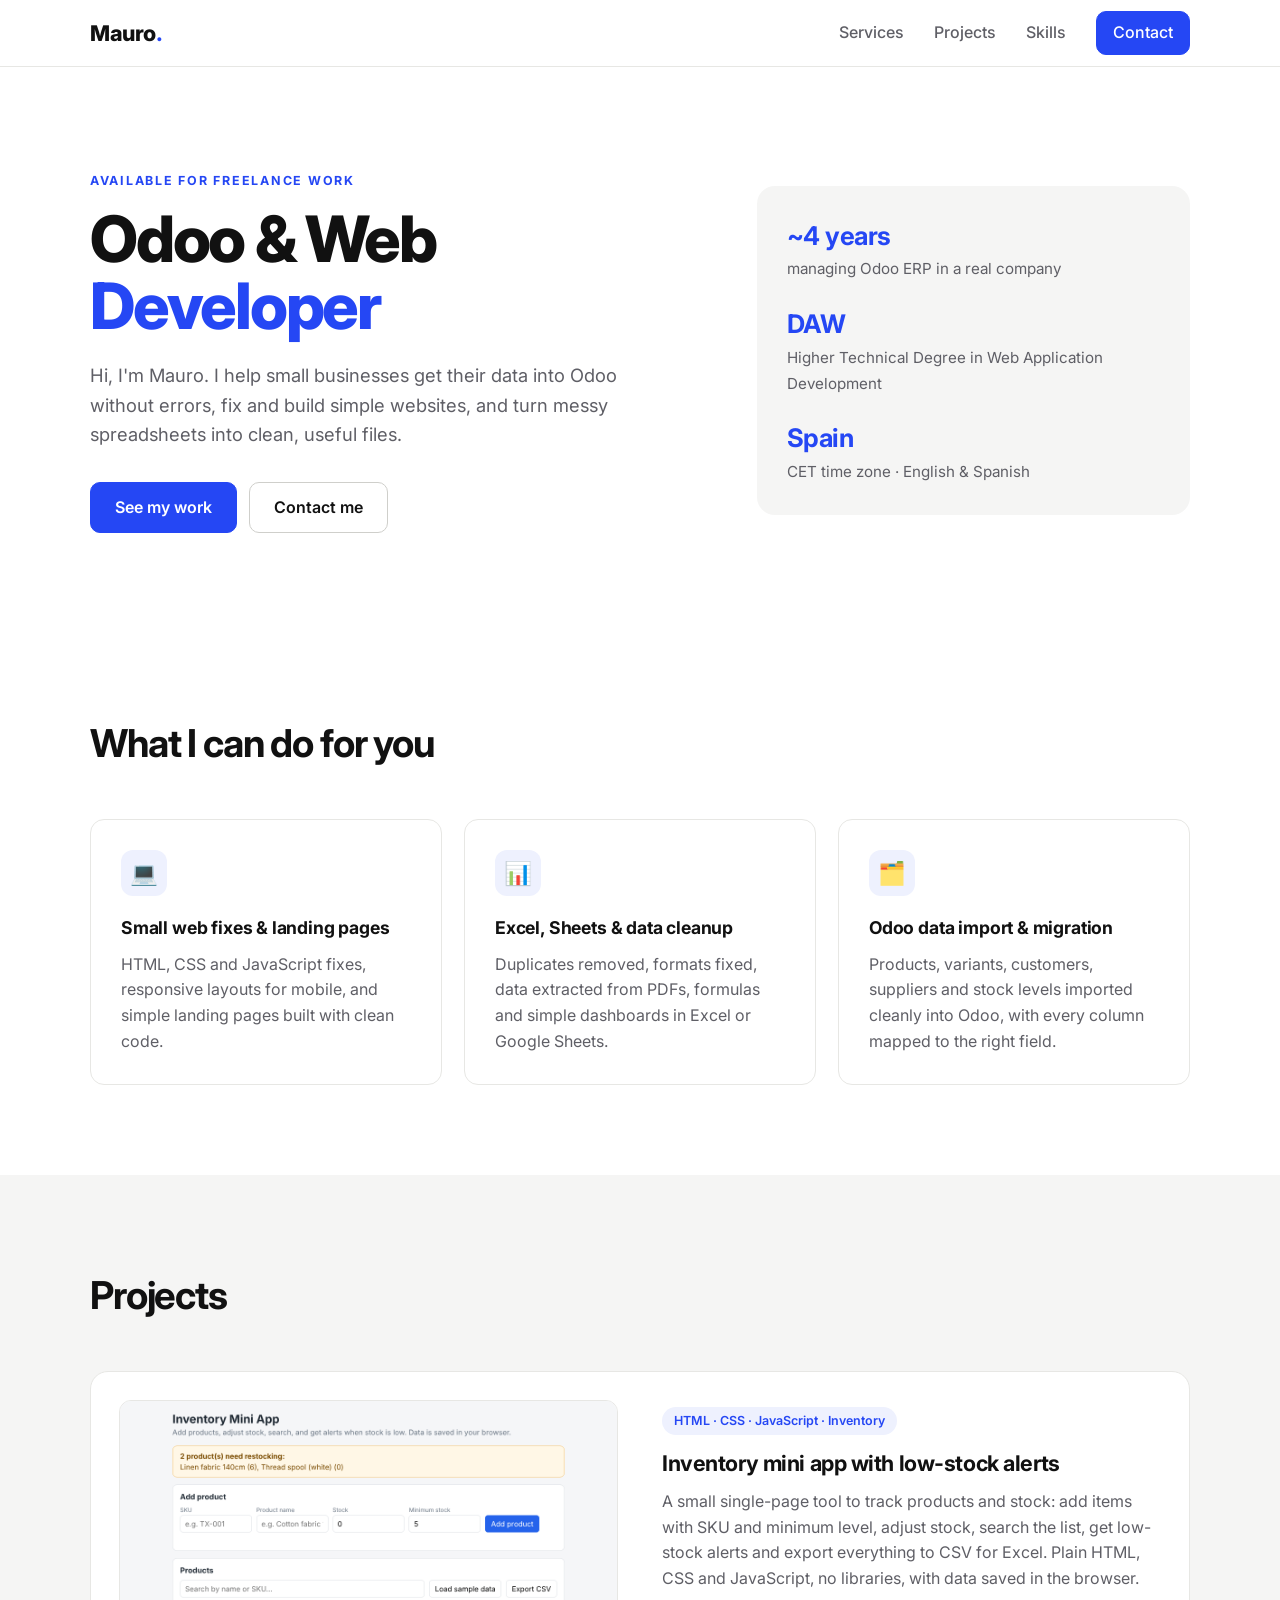
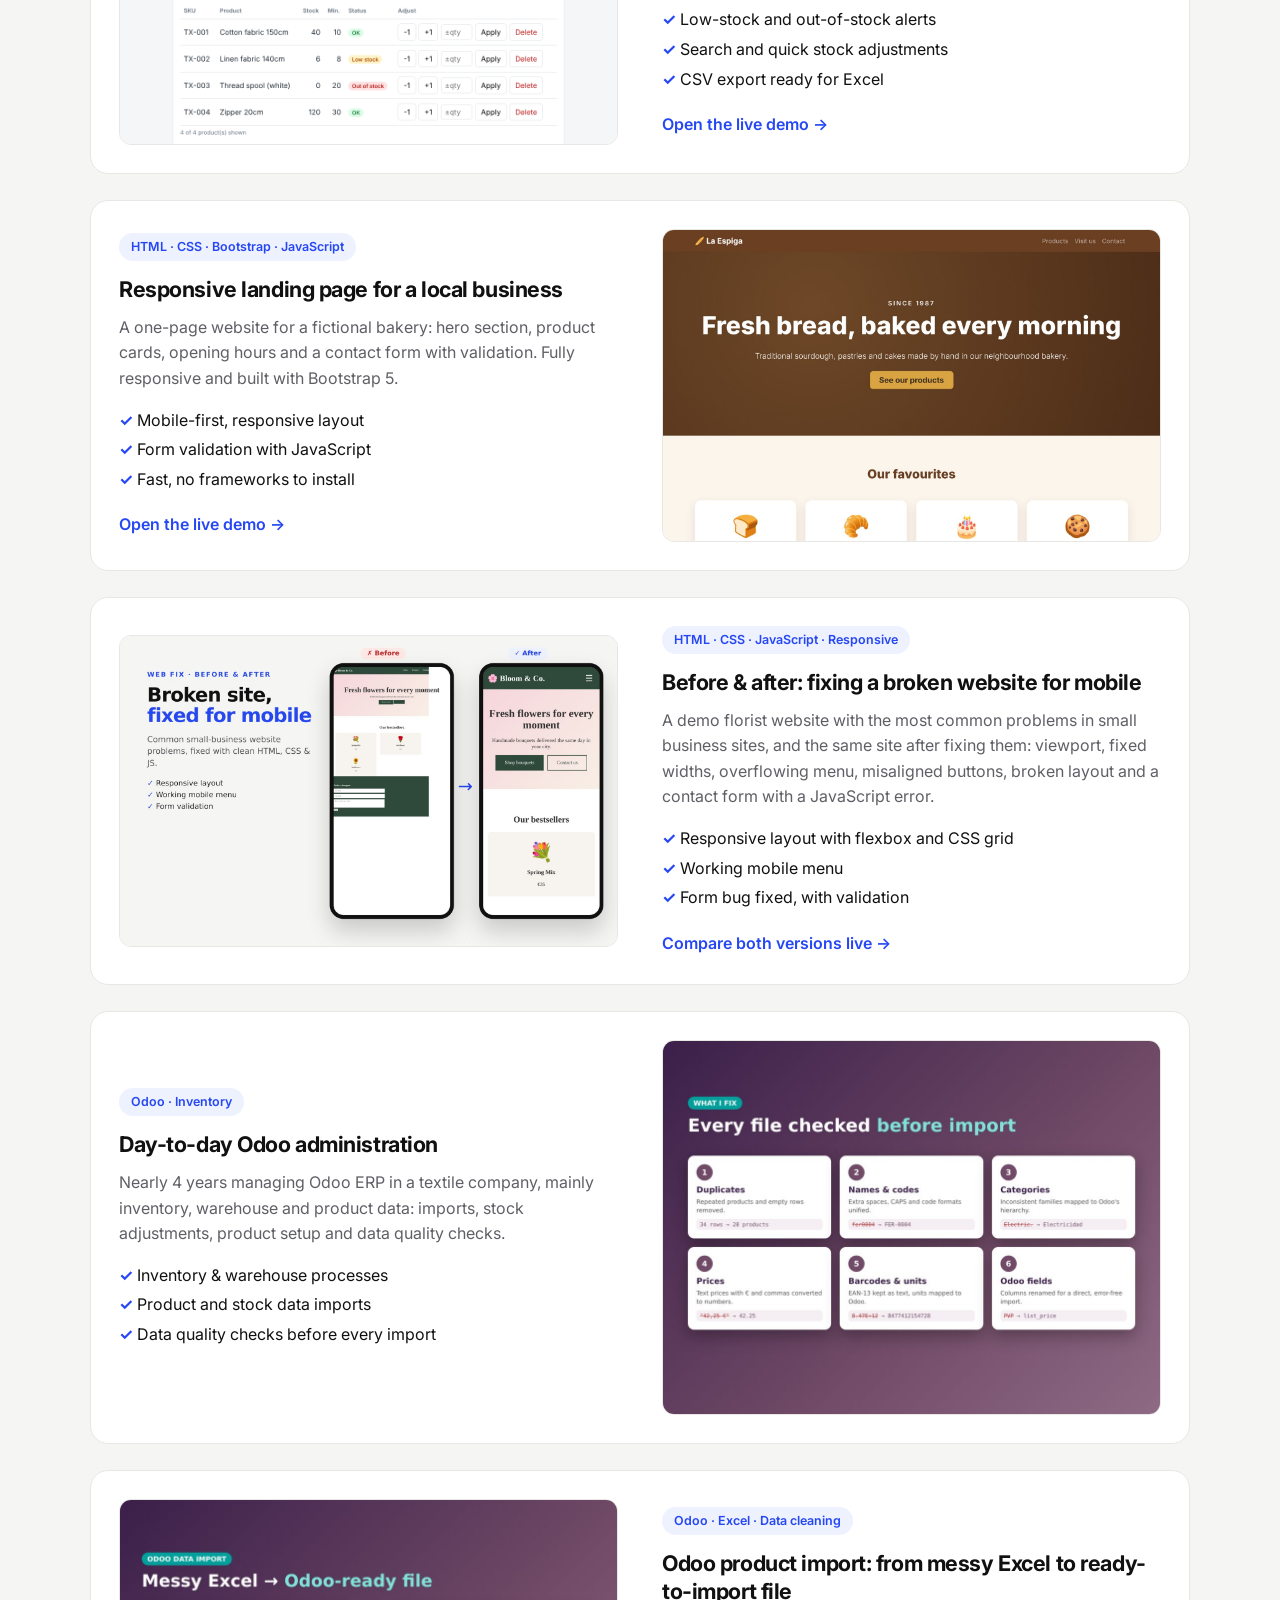
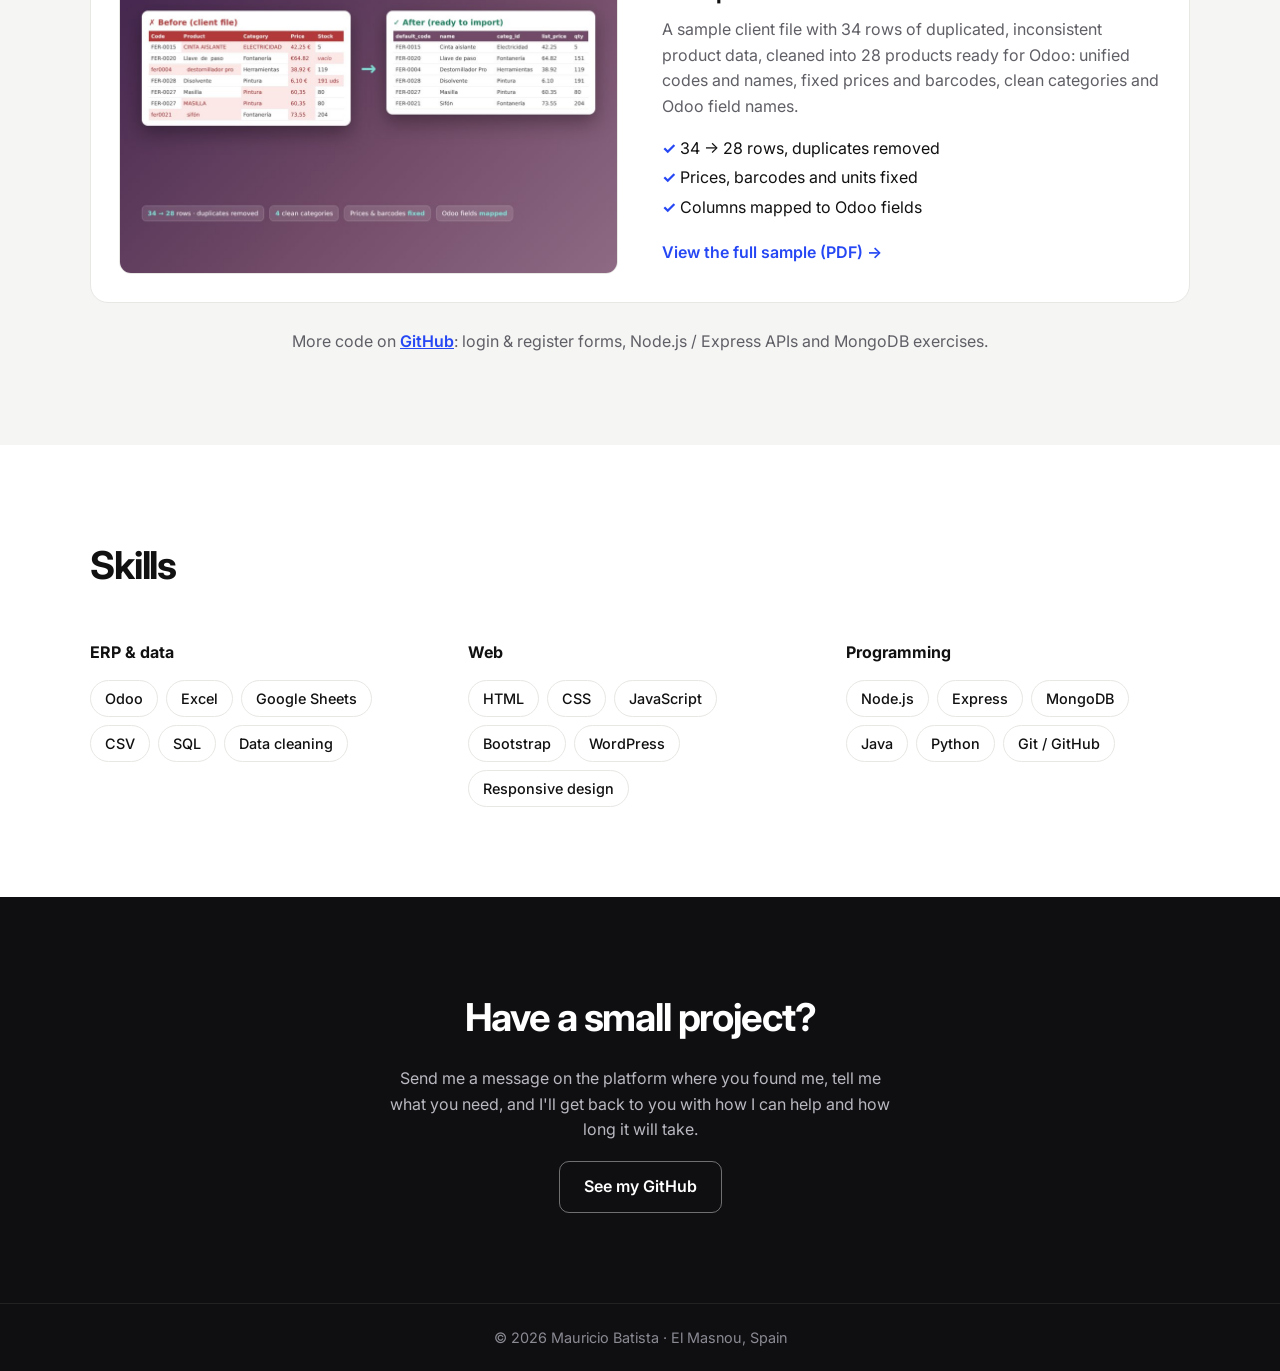
<file: index.html>
<!DOCTYPE html>
<html lang="en">
<head>
  <meta charset="UTF-8">
  <meta name="viewport" content="width=device-width, initial-scale=1.0">
  <title>Mauricio Batista · Odoo & Web Developer</title>
  <meta name="description" content="Odoo data import & migration, small web fixes and Excel/data work. Based in Spain.">
  <link rel="preconnect" href="https://fonts.googleapis.com">
  <link href="https://fonts.googleapis.com/css2?family=Inter:wght@400;500;600;700;800&display=swap" rel="stylesheet">
  <link rel="stylesheet" href="style.css">
</head>
<body>

  <!-- NAVBAR -->
  <header class="nav">
    <div class="container nav-inner">
      <a href="#top" class="logo">Mauro<span>.</span></a>
      <button class="menu-btn" aria-label="Open menu">☰</button>
      <nav class="menu">
        <a href="#services">Services</a>
        <a href="#projects">Projects</a>
        <a href="#skills">Skills</a>
        <a href="#contact" class="btn btn-small">Contact</a>
      </nav>
    </div>
  </header>

  <!-- HERO -->
  <section class="hero" id="top">
    <div class="container hero-inner">
      <div class="hero-text">
        <span class="eyebrow">Available for freelance work</span>
        <h1>Odoo &amp; Web<br><span class="accent">Developer</span></h1>
        <p>Hi, I'm Mauro. I help small businesses get their data into Odoo without errors, fix and build simple websites, and turn messy spreadsheets into clean, useful files.</p>
        <div class="hero-buttons">
          <a href="#projects" class="btn">See my work</a>
          <a href="#contact" class="btn btn-outline">Contact me</a>
        </div>
      </div>
      <div class="hero-card">
        <div class="stat"><strong>~4 years</strong><span>managing Odoo ERP in a real company</span></div>
        <div class="stat"><strong>DAW</strong><span>Higher Technical Degree in Web Application Development</span></div>
        <div class="stat"><strong>Spain</strong><span>CET time zone · English &amp; Spanish</span></div>
      </div>
    </div>
  </section>

  <!-- SERVICES -->
  <section id="services" class="section">
    <div class="container">
      <h2 class="section-title">What I can do for you</h2>
      <div class="grid-3">
        <article class="card">
          <div class="icon">💻</div>
          <h3>Small web fixes &amp; landing pages</h3>
          <p>HTML, CSS and JavaScript fixes, responsive layouts for mobile, and simple landing pages built with clean code.</p>
        </article>
        <article class="card">
          <div class="icon">📊</div>
          <h3>Excel, Sheets &amp; data cleanup</h3>
          <p>Duplicates removed, formats fixed, data extracted from PDFs, formulas and simple dashboards in Excel or Google Sheets.</p>
        </article>
        <article class="card">
          <div class="icon">🗂️</div>
          <h3>Odoo data import &amp; migration</h3>
          <p>Products, variants, customers, suppliers and stock levels imported cleanly into Odoo, with every column mapped to the right field.</p>
        </article>
      </div>
    </div>
  </section>

  <!-- PROJECTS -->
  <section id="projects" class="section section-alt">
    <div class="container">
      <h2 class="section-title">Projects</h2>

      <article class="project">
        <img src="img/inventory-app.png" alt="Inventory mini app showing products, stock levels and low-stock alerts" loading="lazy">
        <div class="project-text">
          <span class="tag">HTML · CSS · JavaScript · Inventory</span>
          <h3>Inventory mini app with low-stock alerts</h3>
          <p>A small single-page tool to track products and stock: add items with SKU and minimum level, adjust stock, search the list, get low-stock alerts and export everything to CSV for Excel. Plain HTML, CSS and JavaScript, no libraries, with data saved in the browser.</p>
          <ul class="checks">
            <li>Low-stock and out-of-stock alerts</li>
            <li>Search and quick stock adjustments</li>
            <li>CSV export ready for Excel</li>
          </ul>
          <a href="inventory-app/" target="_blank" class="link">Open the live demo →</a>
        </div>
      </article>

      <article class="project reverse">
        <img src="img/demo-landing.jpg" alt="Responsive landing page for a bakery built with Bootstrap" loading="lazy">
        <div class="project-text">
          <span class="tag">HTML · CSS · Bootstrap · JavaScript</span>
          <h3>Responsive landing page for a local business</h3>
          <p>A one-page website for a fictional bakery: hero section, product cards, opening hours and a contact form with validation. Fully responsive and built with Bootstrap 5.</p>
          <ul class="checks">
            <li>Mobile-first, responsive layout</li>
            <li>Form validation with JavaScript</li>
            <li>Fast, no frameworks to install</li>
          </ul>
          <a href="demo-landing/" target="_blank" class="link">Open the live demo →</a>
        </div>
      </article>

      <article class="project">
        <img src="img/fix-before-after.jpg" alt="Small business website before and after a mobile fix" loading="lazy">
        <div class="project-text">
          <span class="tag">HTML · CSS · JavaScript · Responsive</span>
          <h3>Before &amp; after: fixing a broken website for mobile</h3>
          <p>A demo florist website with the most common problems in small business sites, and the same site after fixing them: viewport, fixed widths, overflowing menu, misaligned buttons, broken layout and a contact form with a JavaScript error.</p>
          <ul class="checks">
            <li>Responsive layout with flexbox and CSS grid</li>
            <li>Working mobile menu</li>
            <li>Form bug fixed, with validation</li>
          </ul>
          <a href="fix-demo/" target="_blank" class="link">Compare both versions live →</a>
        </div>
      </article>

      <article class="project reverse">
        <img src="img/odoo-fixes.jpg" alt="Checklist of data fixes before an Odoo import" loading="lazy">
        <div class="project-text">
          <span class="tag">Odoo · Inventory</span>
          <h3>Day-to-day Odoo administration</h3>
          <p>Nearly 4 years managing Odoo ERP in a textile company, mainly inventory, warehouse and product data: imports, stock adjustments, product setup and data quality checks.</p>
          <ul class="checks">
            <li>Inventory &amp; warehouse processes</li>
            <li>Product and stock data imports</li>
            <li>Data quality checks before every import</li>
          </ul>
        </div>
      </article>

      <article class="project">
        <img src="img/odoo-before-after.jpg" alt="Messy Excel file converted into an Odoo-ready import file" loading="lazy">
        <div class="project-text">
          <span class="tag">Odoo · Excel · Data cleaning</span>
          <h3>Odoo product import: from messy Excel to ready-to-import file</h3>
          <p>A sample client file with 34 rows of duplicated, inconsistent product data, cleaned into 28 products ready for Odoo: unified codes and names, fixed prices and barcodes, clean categories and Odoo field names.</p>
          <ul class="checks">
            <li>34 → 28 rows, duplicates removed</li>
            <li>Prices, barcodes and units fixed</li>
            <li>Columns mapped to Odoo fields</li>
          </ul>
          <a href="img/Odoo_Data_Cleanup_Sample.pdf" target="_blank" class="link">View the full sample (PDF) →</a>
        </div>
      </article>

      <p class="more">More code on <a href="https://github.com/mauritio98" target="_blank">GitHub</a>: login &amp; register forms, Node.js / Express APIs and MongoDB exercises.</p>
    </div>
  </section>

  <!-- SKILLS -->
  <section id="skills" class="section">
    <div class="container">
      <h2 class="section-title">Skills</h2>
      <div class="skills">
        <div>
          <h3>ERP &amp; data</h3>
          <ul class="pills"><li>Odoo</li><li>Excel</li><li>Google Sheets</li><li>CSV</li><li>SQL</li><li>Data cleaning</li></ul>
        </div>
        <div>
          <h3>Web</h3>
          <ul class="pills"><li>HTML</li><li>CSS</li><li>JavaScript</li><li>Bootstrap</li><li>WordPress</li><li>Responsive design</li></ul>
        </div>
        <div>
          <h3>Programming</h3>
          <ul class="pills"><li>Node.js</li><li>Express</li><li>MongoDB</li><li>Java</li><li>Python</li><li>Git / GitHub</li></ul>
        </div>
      </div>
    </div>
  </section>

  <!-- CONTACT -->
  <section id="contact" class="section contact">
    <div class="container contact-inner">
      <h2>Have a small project?</h2>
      <p>Send me a message on the platform where you found me, tell me what you need, and I'll get back to you with how I can help and how long it will take.</p>
      <div class="hero-buttons">
        <a href="https://github.com/mauritio98" target="_blank" class="btn btn-outline-light">See my GitHub</a>
      </div>
    </div>
  </section>

  <footer class="footer">
    <div class="container">© <span id="year"></span> Mauricio Batista · El Masnou, Spain</div>
  </footer>

  <script src="script.js"></script>
</body>
</html>
</file>
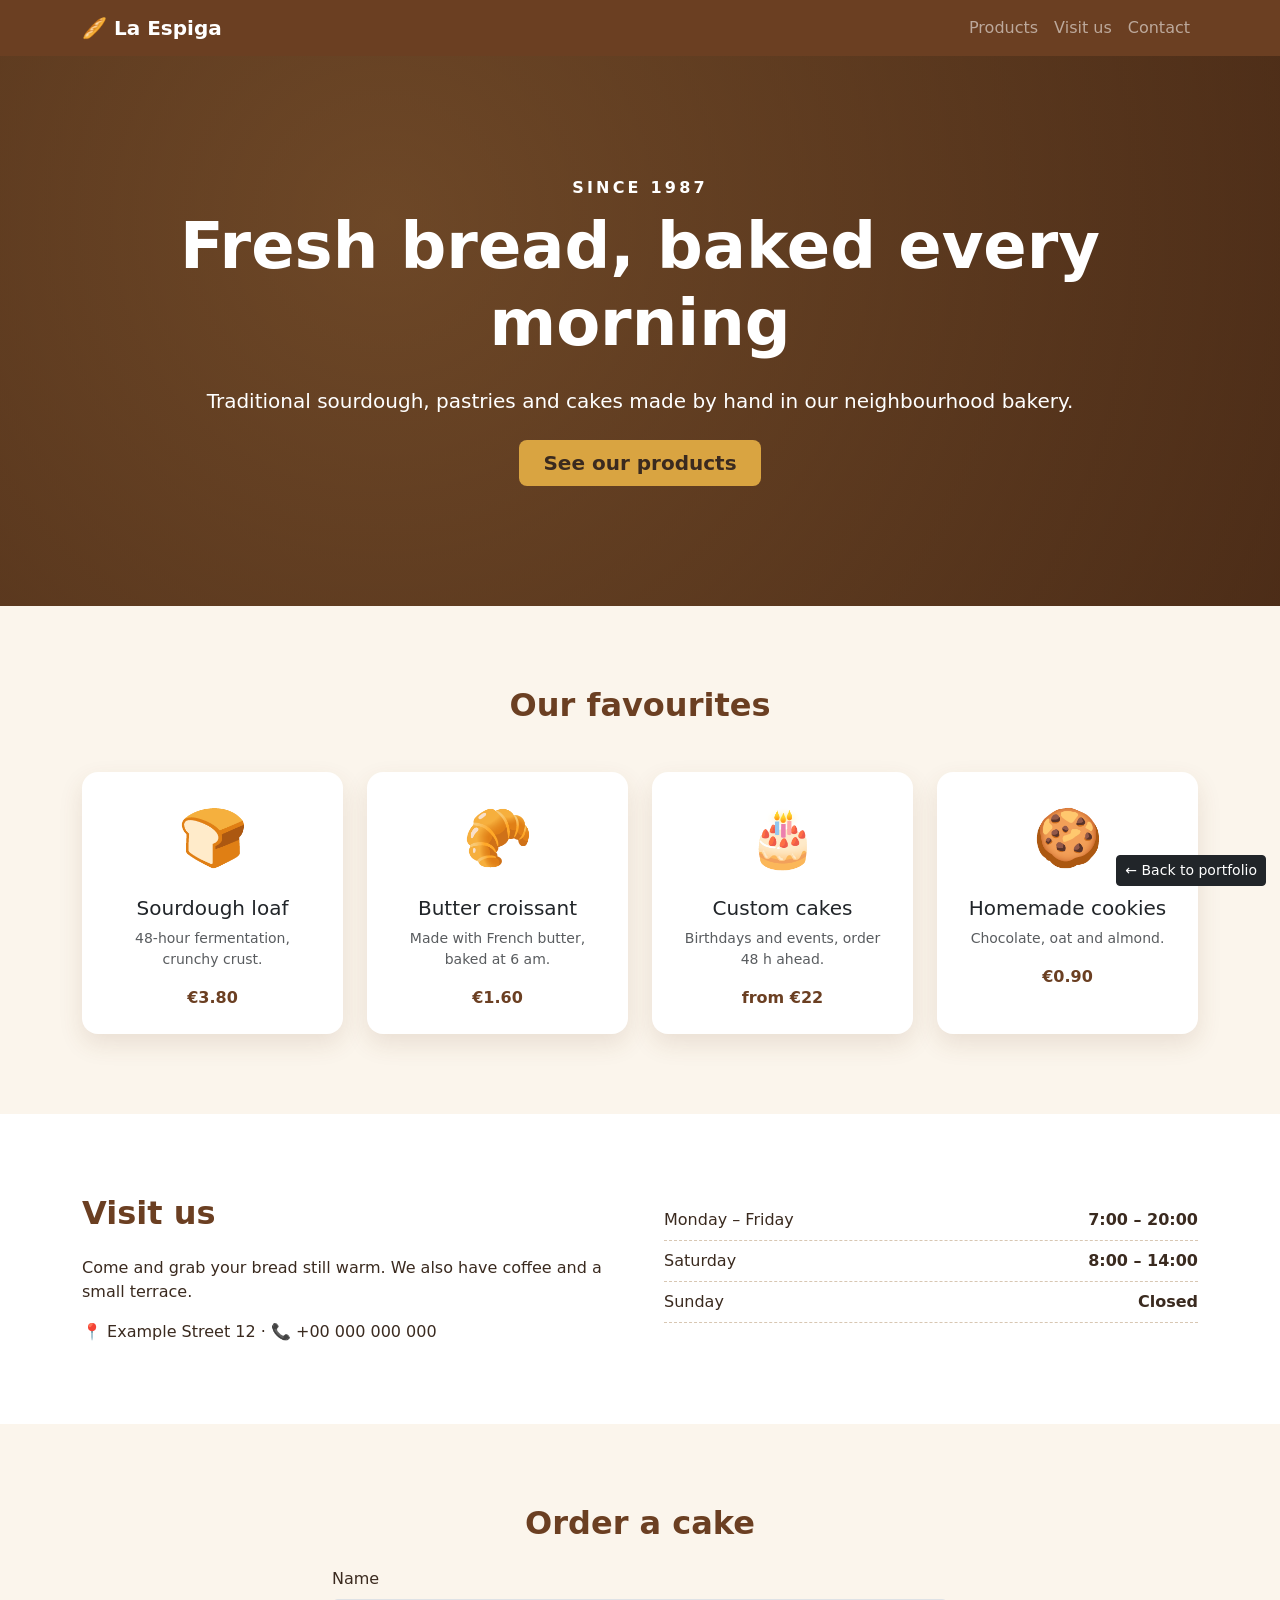
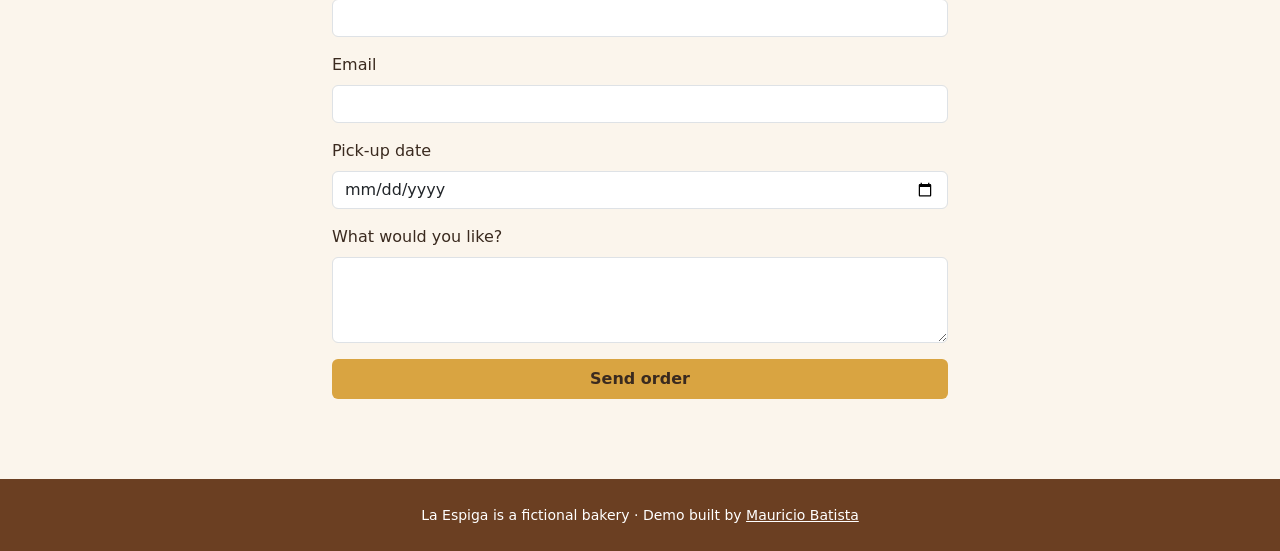
<file: demo-landing/index.html>
<!DOCTYPE html>
<html lang="en">
<head>
  <meta charset="UTF-8">
  <meta name="viewport" content="width=device-width, initial-scale=1.0">
  <title>La Espiga · Artisan Bakery (demo)</title>
  <link href="https://cdn.jsdelivr.net/npm/bootstrap@5.3.3/dist/css/bootstrap.min.css" rel="stylesheet">
  <style>
    :root { --brown: #6b3f22; --cream: #fbf5ec; --gold: #d9a441; }
    body { background: var(--cream); color: #3a2a1f; }
    .navbar { background: var(--brown); }
    .hero {
      background: linear-gradient(rgba(60,35,18,.65), rgba(60,35,18,.65)),
                  radial-gradient(circle at 30% 30%, #c98b4e, #6b3f22);
      color: #fff; padding: 120px 0;
    }
    .hero h1 { font-weight: 800; font-size: clamp(2.4rem, 6vw, 4rem); }
    .btn-gold { background: var(--gold); color: #3a2a1f; font-weight: 700; border: 0; }
    .btn-gold:hover { background: #c79230; }
    .product { border: 0; border-radius: 16px; box-shadow: 0 10px 25px rgba(107,63,34,.12); transition: transform .2s; }
    .product:hover { transform: translateY(-4px); }
    .product .emoji { font-size: 3.5rem; }
    .price { color: var(--brown); font-weight: 800; }
    section { padding: 80px 0; }
    .section-title { color: var(--brown); font-weight: 800; }
    .hours li { display: flex; justify-content: space-between; border-bottom: 1px dashed #d8c7b3; padding: 8px 0; }
    .demo-badge { position: fixed; bottom: 14px; right: 14px; z-index: 99; }
  </style>
</head>
<body>

  <nav class="navbar navbar-expand-md navbar-dark sticky-top">
    <div class="container">
      <a class="navbar-brand fw-bold" href="#">🥖 La Espiga</a>
      <button class="navbar-toggler" type="button" data-bs-toggle="collapse" data-bs-target="#nav">
        <span class="navbar-toggler-icon"></span>
      </button>
      <div class="collapse navbar-collapse" id="nav">
        <ul class="navbar-nav ms-auto">
          <li class="nav-item"><a class="nav-link" href="#products">Products</a></li>
          <li class="nav-item"><a class="nav-link" href="#visit">Visit us</a></li>
          <li class="nav-item"><a class="nav-link" href="#contact">Contact</a></li>
        </ul>
      </div>
    </div>
  </nav>

  <header class="hero text-center">
    <div class="container">
      <p class="text-uppercase fw-semibold mb-2" style="letter-spacing:.2em">Since 1987</p>
      <h1>Fresh bread, baked every morning</h1>
      <p class="lead my-4">Traditional sourdough, pastries and cakes made by hand in our neighbourhood bakery.</p>
      <a href="#products" class="btn btn-gold btn-lg px-4">See our products</a>
    </div>
  </header>

  <section id="products">
    <div class="container">
      <h2 class="section-title text-center mb-5">Our favourites</h2>
      <div class="row g-4">
        <div class="col-sm-6 col-lg-3">
          <div class="card product h-100 text-center p-4">
            <div class="emoji">🍞</div>
            <h5 class="mt-3">Sourdough loaf</h5>
            <p class="text-muted small">48-hour fermentation, crunchy crust.</p>
            <p class="price mb-0">€3.80</p>
          </div>
        </div>
        <div class="col-sm-6 col-lg-3">
          <div class="card product h-100 text-center p-4">
            <div class="emoji">🥐</div>
            <h5 class="mt-3">Butter croissant</h5>
            <p class="text-muted small">Made with French butter, baked at 6 am.</p>
            <p class="price mb-0">€1.60</p>
          </div>
        </div>
        <div class="col-sm-6 col-lg-3">
          <div class="card product h-100 text-center p-4">
            <div class="emoji">🎂</div>
            <h5 class="mt-3">Custom cakes</h5>
            <p class="text-muted small">Birthdays and events, order 48 h ahead.</p>
            <p class="price mb-0">from €22</p>
          </div>
        </div>
        <div class="col-sm-6 col-lg-3">
          <div class="card product h-100 text-center p-4">
            <div class="emoji">🍪</div>
            <h5 class="mt-3">Homemade cookies</h5>
            <p class="text-muted small">Chocolate, oat and almond.</p>
            <p class="price mb-0">€0.90</p>
          </div>
        </div>
      </div>
    </div>
  </section>

  <section id="visit" class="bg-white">
    <div class="container">
      <div class="row g-5 align-items-center">
        <div class="col-md-6">
          <h2 class="section-title mb-4">Visit us</h2>
          <p>Come and grab your bread still warm. We also have coffee and a small terrace.</p>
          <p class="mb-0">📍 Example Street 12 · 📞 +00 000 000 000</p>
        </div>
        <div class="col-md-6">
          <ul class="list-unstyled hours">
            <li><span>Monday – Friday</span><strong>7:00 – 20:00</strong></li>
            <li><span>Saturday</span><strong>8:00 – 14:00</strong></li>
            <li><span>Sunday</span><strong>Closed</strong></li>
          </ul>
        </div>
      </div>
    </div>
  </section>

  <section id="contact">
    <div class="container" style="max-width:640px">
      <h2 class="section-title text-center mb-4">Order a cake</h2>
      <form id="orderForm" novalidate>
        <div class="mb-3">
          <label for="name" class="form-label">Name</label>
          <input type="text" class="form-control" id="name" required minlength="2">
          <div class="invalid-feedback">Please enter your name.</div>
        </div>
        <div class="mb-3">
          <label for="email" class="form-label">Email</label>
          <input type="email" class="form-control" id="email" required>
          <div class="invalid-feedback">Please enter a valid email.</div>
        </div>
        <div class="mb-3">
          <label for="date" class="form-label">Pick-up date</label>
          <input type="date" class="form-control" id="date" required>
          <div class="invalid-feedback">Choose a date at least 2 days from today.</div>
        </div>
        <div class="mb-3">
          <label for="msg" class="form-label">What would you like?</label>
          <textarea class="form-control" id="msg" rows="3" required></textarea>
          <div class="invalid-feedback">Tell us a bit about your order.</div>
        </div>
        <button type="submit" class="btn btn-gold w-100 py-2">Send order</button>
        <div id="ok" class="alert alert-success mt-3 d-none">Thanks! We'll confirm your order by email. (Demo only, nothing was sent.)</div>
      </form>
    </div>
  </section>

  <footer class="text-center py-4 text-white" style="background:var(--brown)">
    <small>La Espiga is a fictional bakery · Demo built by <a href="../" class="text-white">Mauricio Batista</a></small>
  </footer>

  <a href="../" class="btn btn-dark btn-sm demo-badge">← Back to portfolio</a>

  <script src="https://cdn.jsdelivr.net/npm/bootstrap@5.3.3/dist/js/bootstrap.bundle.min.js"></script>
  <script>
    // Form validation: the date must be at least 2 days from today
    const form = document.getElementById('orderForm');
    const dateInput = document.getElementById('date');

    const minDate = new Date();
    minDate.setDate(minDate.getDate() + 2);
    dateInput.min = minDate.toISOString().split('T')[0];

    form.addEventListener('submit', (e) => {
      e.preventDefault();
      if (form.checkValidity()) {
        document.getElementById('ok').classList.remove('d-none');
        form.reset();
        form.classList.remove('was-validated');
      } else {
        form.classList.add('was-validated');
      }
    });
  </script>
</body>
</html>
</file>
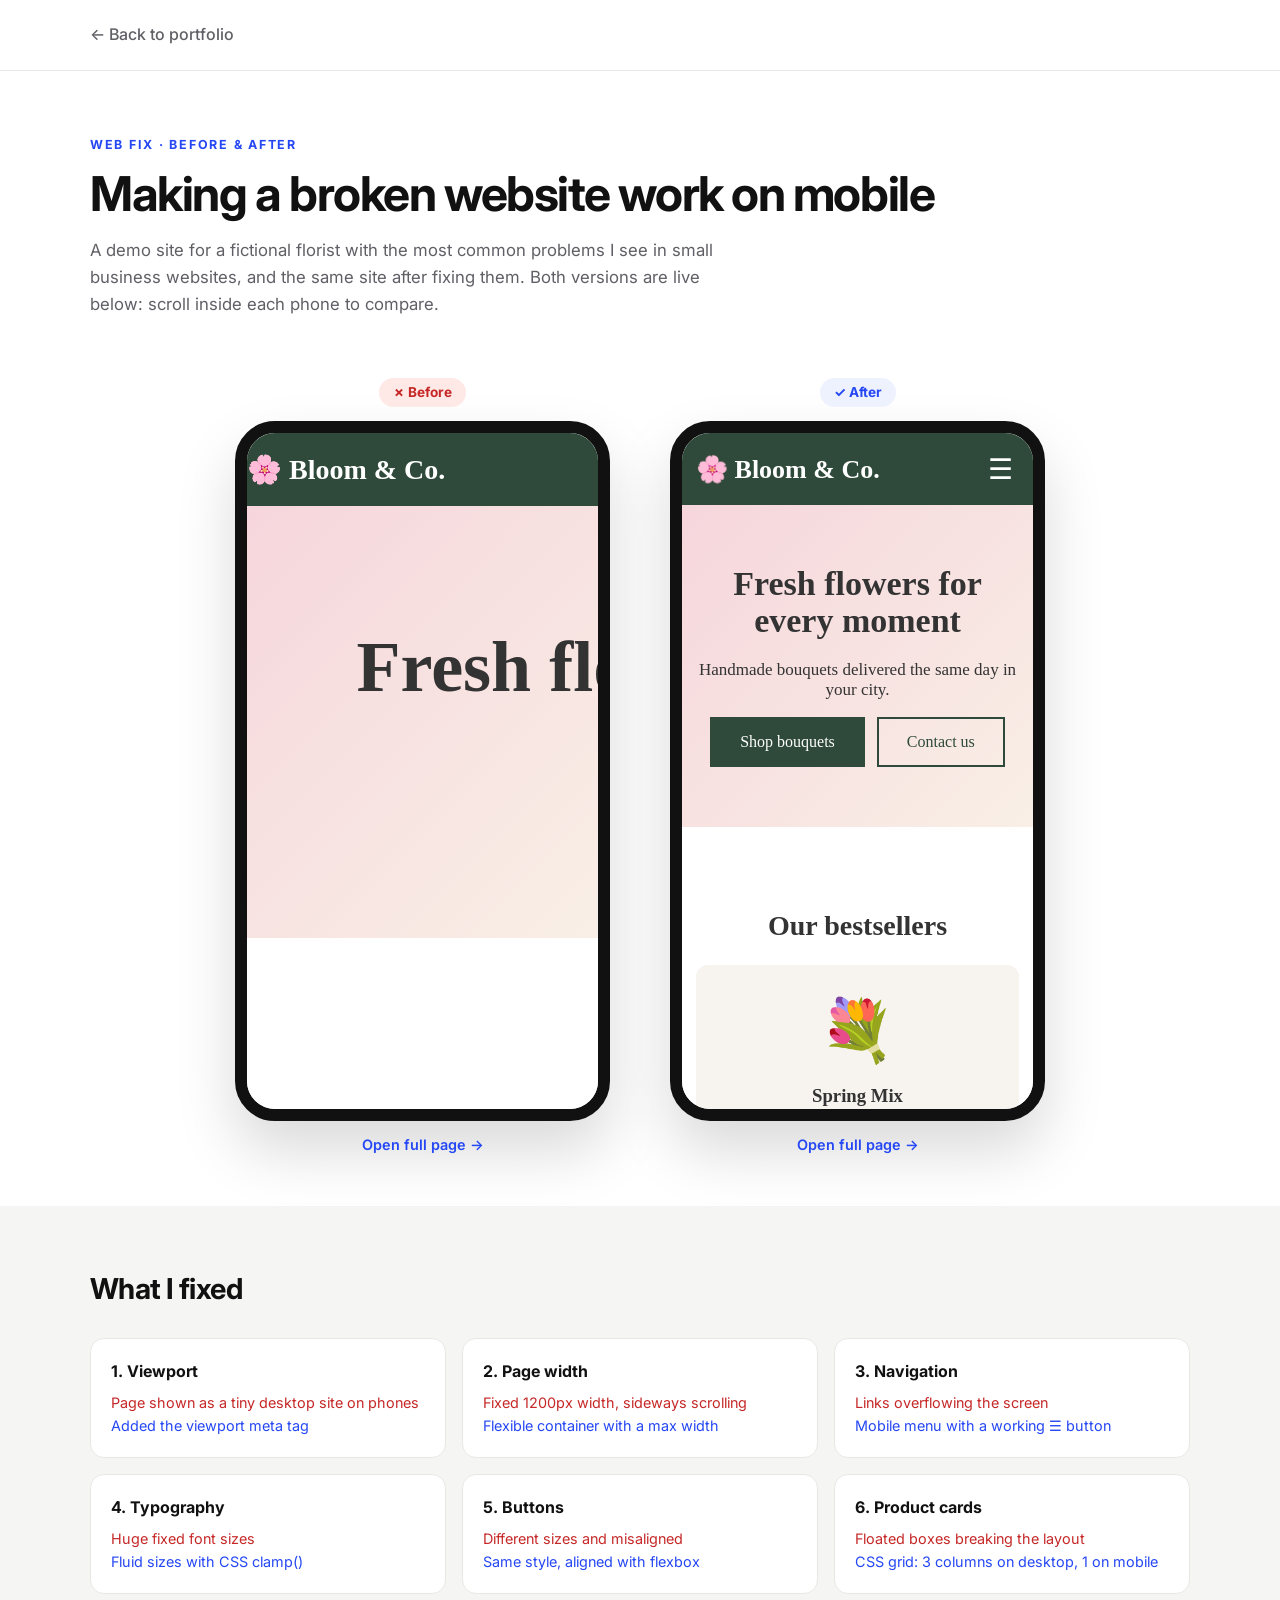
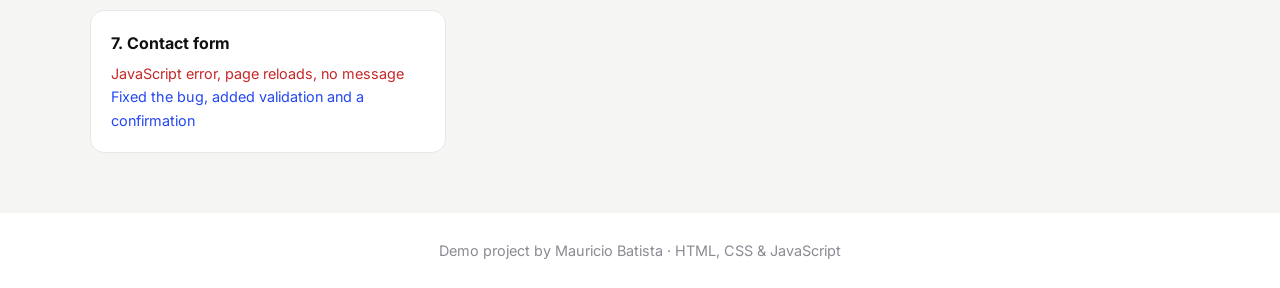
<file: fix-demo/index.html>
<!DOCTYPE html>
<html lang="en">
<head>
  <meta charset="UTF-8">
  <meta name="viewport" content="width=device-width, initial-scale=1.0">
  <title>Before &amp; After: mobile fix · Mauricio Batista</title>
  <link rel="preconnect" href="https://fonts.googleapis.com">
  <link href="https://fonts.googleapis.com/css2?family=Inter:wght@400;500;600;700;800&display=swap" rel="stylesheet">
  <style>
    * { box-sizing: border-box; margin: 0; padding: 0; }
    body { font-family: "Inter", system-ui, Arial, sans-serif; color: #111; background: #fff; line-height: 1.6; }
    .container { width: min(1100px, 92%); margin: 0 auto; }
    .top { padding: 22px 0; border-bottom: 1px solid #e7e7e4; }
    .top a { color: #5f5f66; text-decoration: none; font-weight: 500; }
    .intro { padding: 60px 0 30px; }
    .eyebrow { color: #2547f4; font-size: .78rem; font-weight: 700; letter-spacing: .14em; text-transform: uppercase; }
    h1 { font-size: clamp(2rem, 5vw, 3rem); letter-spacing: -.03em; line-height: 1.1; margin: 12px 0 16px; }
    .intro p { color: #5f5f66; max-width: 640px; font-size: 1.05rem; }

    .compare { display: flex; justify-content: center; gap: 60px; flex-wrap: wrap; padding: 30px 0 50px; }
    .phone-wrap { text-align: center; }
    .label { display: inline-block; font-weight: 700; font-size: .85rem; padding: 4px 14px; border-radius: 999px; margin-bottom: 14px; }
    .label.bad { background: #ffe9e7; color: #c62828; }
    .label.good { background: #eef1fe; color: #2547f4; }
    .phone { width: 375px; height: 700px; border: 12px solid #111; border-radius: 40px; overflow: hidden; background: #fff; box-shadow: 0 30px 60px rgba(0,0,0,.15); }
    .phone iframe { width: 100%; height: 100%; border: 0; }
    .open { display: block; margin-top: 12px; color: #2547f4; font-weight: 600; text-decoration: none; font-size: .9rem; }

    .fixes { background: #f5f5f4; padding: 60px 0; }
    .fixes h2 { font-size: 1.8rem; letter-spacing: -.02em; margin-bottom: 26px; }
    .list { display: grid; grid-template-columns: repeat(auto-fit, minmax(300px, 1fr)); gap: 16px; }
    .item { background: #fff; border: 1px solid #e7e7e4; border-radius: 14px; padding: 20px; }
    .item b { display: block; margin-bottom: 6px; }
    .item .was { color: #c62828; font-size: .9rem; }
    .item .now { color: #2547f4; font-size: .9rem; }
    footer { text-align: center; color: #8a8a93; font-size: .9rem; padding: 26px 0; }
    @media (max-width: 420px) { .phone { width: 320px; height: 620px; } }
  </style>
</head>
<body>
  <div class="top"><div class="container"><a href="../">← Back to portfolio</a></div></div>

  <section class="intro">
    <div class="container">
      <span class="eyebrow">Web fix · Before &amp; After</span>
      <h1>Making a broken website work on mobile</h1>
      <p>A demo site for a fictional florist with the most common problems I see in small business websites, and the same site after fixing them. Both versions are live below: scroll inside each phone to compare.</p>
    </div>
  </section>

  <section class="compare">
    <div class="phone-wrap">
      <span class="label bad">✗ Before</span>
      <div class="phone"><iframe src="before.html" title="Website before the fix" loading="lazy"></iframe></div>
      <a class="open" href="before.html" target="_blank">Open full page →</a>
    </div>
    <div class="phone-wrap">
      <span class="label good">✓ After</span>
      <div class="phone"><iframe src="after.html" title="Website after the fix" loading="lazy"></iframe></div>
      <a class="open" href="after.html" target="_blank">Open full page →</a>
    </div>
  </section>

  <section class="fixes">
    <div class="container">
      <h2>What I fixed</h2>
      <div class="list">
        <div class="item"><b>1. Viewport</b><div class="was">Page shown as a tiny desktop site on phones</div><div class="now">Added the viewport meta tag</div></div>
        <div class="item"><b>2. Page width</b><div class="was">Fixed 1200px width, sideways scrolling</div><div class="now">Flexible container with a max width</div></div>
        <div class="item"><b>3. Navigation</b><div class="was">Links overflowing the screen</div><div class="now">Mobile menu with a working ☰ button</div></div>
        <div class="item"><b>4. Typography</b><div class="was">Huge fixed font sizes</div><div class="now">Fluid sizes with CSS clamp()</div></div>
        <div class="item"><b>5. Buttons</b><div class="was">Different sizes and misaligned</div><div class="now">Same style, aligned with flexbox</div></div>
        <div class="item"><b>6. Product cards</b><div class="was">Floated boxes breaking the layout</div><div class="now">CSS grid: 3 columns on desktop, 1 on mobile</div></div>
        <div class="item"><b>7. Contact form</b><div class="was">JavaScript error, page reloads, no message</div><div class="now">Fixed the bug, added validation and a confirmation</div></div>
      </div>
    </div>
  </section>

  <footer>Demo project by Mauricio Batista · HTML, CSS &amp; JavaScript</footer>
</body>
</html>
</file>
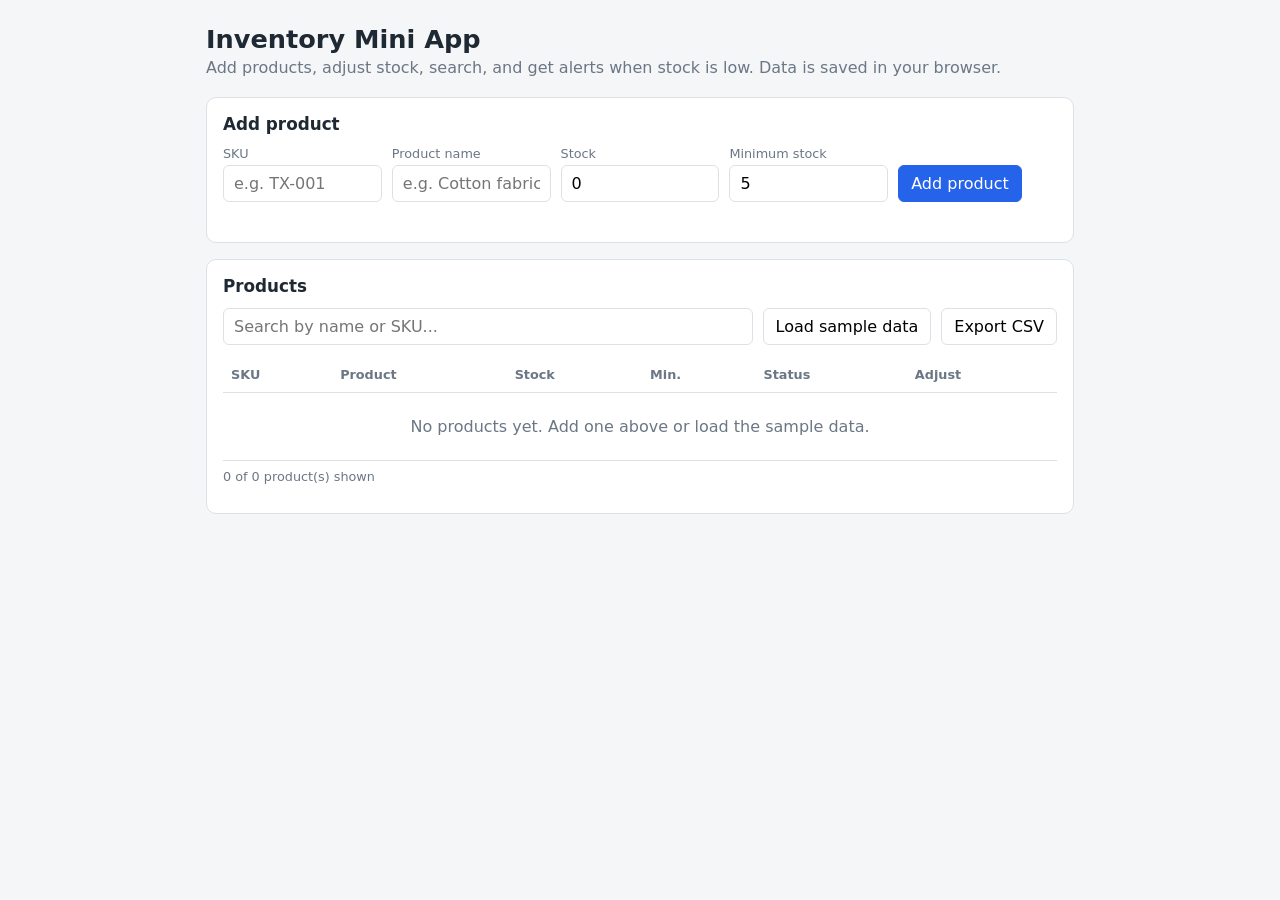
<file: inventory-app/index.html>
<!DOCTYPE html>
<html lang="en">
<head>
<meta charset="UTF-8">
<meta name="viewport" content="width=device-width, initial-scale=1">
<title>Inventory Mini App</title>
<style>
  /* ---------- Basic layout ---------- */
  :root {
    --bg: #f5f6f8;
    --card: #ffffff;
    --text: #1f2933;
    --muted: #6b7785;
    --border: #dde1e6;
    --accent: #2563eb;
    --ok: #15803d;
    --low: #b45309;
    --out: #b91c1c;
  }
  * { box-sizing: border-box; }
  body {
    margin: 0;
    font-family: system-ui, -apple-system, "Segoe UI", Roboto, sans-serif;
    background: var(--bg);
    color: var(--text);
  }
  main { max-width: 900px; margin: 0 auto; padding: 24px 16px 48px; }
  h1 { margin: 0 0 4px; font-size: 1.6rem; }
  .subtitle { margin: 0 0 20px; color: var(--muted); }
  .card {
    background: var(--card);
    border: 1px solid var(--border);
    border-radius: 10px;
    padding: 16px;
    margin-bottom: 16px;
  }
  h2 { margin: 0 0 12px; font-size: 1.05rem; }

  /* ---------- Form ---------- */
  form.add { display: grid; gap: 10px; grid-template-columns: repeat(auto-fit, minmax(150px, 1fr)); align-items: end; }
  label { display: block; font-size: 0.8rem; color: var(--muted); margin-bottom: 4px; }
  input[type="text"], input[type="number"], input[type="search"] {
    width: 100%;
    padding: 8px 10px;
    border: 1px solid var(--border);
    border-radius: 6px;
    font: inherit;
  }
  button {
    padding: 8px 12px;
    border: 1px solid var(--border);
    border-radius: 6px;
    background: #fff;
    font: inherit;
    cursor: pointer;
  }
  button:hover { background: #eef2f7; }
  button.primary { background: var(--accent); border-color: var(--accent); color: #fff; }
  button.primary:hover { background: #1d4ed8; }
  button.danger { color: var(--out); }
  .error { color: var(--out); font-size: 0.85rem; min-height: 1.2em; margin: 8px 0 0; }

  /* ---------- Low stock alert ---------- */
  .alert {
    border: 1px solid #f5c26b;
    background: #fff7e6;
    color: #7a4b00;
    border-radius: 10px;
    padding: 12px 16px;
    margin-bottom: 16px;
  }
  .alert[hidden] { display: none; }
  .alert strong { display: block; margin-bottom: 4px; }

  /* ---------- Toolbar + table ---------- */
  .toolbar { display: flex; gap: 10px; flex-wrap: wrap; align-items: center; margin-bottom: 12px; }
  .toolbar input[type="search"] { flex: 1 1 220px; }
  .table-wrap { overflow-x: auto; }
  table { width: 100%; border-collapse: collapse; }
  th, td { text-align: left; padding: 10px 8px; border-bottom: 1px solid var(--border); white-space: nowrap; }
  th { font-size: 0.8rem; color: var(--muted); font-weight: 600; }
  td.num { text-align: right; }
  .badge { display: inline-block; padding: 2px 8px; border-radius: 999px; font-size: 0.75rem; font-weight: 600; }
  .badge.ok  { background: #dcfce7; color: var(--ok); }
  .badge.low { background: #fef3c7; color: var(--low); }
  .badge.out { background: #fee2e2; color: var(--out); }
  .row-actions { display: flex; gap: 6px; align-items: center; }
  .row-actions input[type="number"] { width: 70px; padding: 6px 8px; }
  .empty { text-align: center; color: var(--muted); padding: 24px 0; }
  .footer-note { color: var(--muted); font-size: 0.8rem; margin-top: 8px; }
</style>
</head>
<body>
<main>
  <h1>Inventory Mini App</h1>
  <p class="subtitle">Add products, adjust stock, search, and get alerts when stock is low. Data is saved in your browser.</p>

  <!-- Low stock alert (hidden when everything is fine) -->
  <div id="alert" class="alert" hidden></div>

  <!-- Add product form -->
  <section class="card">
    <h2>Add product</h2>
    <form id="add-form" class="add" autocomplete="off">
      <div>
        <label for="sku">SKU</label>
        <input id="sku" type="text" maxlength="30" placeholder="e.g. TX-001">
      </div>
      <div>
        <label for="name">Product name</label>
        <input id="name" type="text" maxlength="80" placeholder="e.g. Cotton fabric 150cm">
      </div>
      <div>
        <label for="qty">Stock</label>
        <input id="qty" type="number" min="0" step="1" value="0">
      </div>
      <div>
        <label for="min">Minimum stock</label>
        <input id="min" type="number" min="0" step="1" value="5">
      </div>
      <div>
        <button class="primary" type="submit">Add product</button>
      </div>
    </form>
    <p id="form-error" class="error" role="alert"></p>
  </section>

  <!-- Product list -->
  <section class="card">
    <h2>Products</h2>
    <div class="toolbar">
      <input id="search" type="search" placeholder="Search by name or SKU...">
      <button id="sample-btn" type="button">Load sample data</button>
      <button id="export-btn" type="button">Export CSV</button>
    </div>
    <div class="table-wrap">
      <table>
        <thead>
          <tr>
            <th>SKU</th>
            <th>Product</th>
            <th class="num">Stock</th>
            <th class="num">Min.</th>
            <th>Status</th>
            <th>Adjust</th>
          </tr>
        </thead>
        <tbody id="rows"></tbody>
      </table>
    </div>
    <p id="count" class="footer-note"></p>
  </section>
</main>

<script>
/* ==========================================================
   Inventory Mini App
   - Plain JavaScript, no libraries.
   - State lives in the `products` array and is saved to localStorage.
   - Every change calls render(), which redraws the table from the state.
   ========================================================== */

const STORAGE_KEY = "inventory-mini-app-v1";

/** @type {{id:string, sku:string, name:string, qty:number, min:number}[]} */
let products = loadProducts();

/* ---------- Storage helpers ---------- */

// Read products from localStorage. If it fails (blocked storage, bad JSON), start empty.
function loadProducts() {
  try {
    const raw = localStorage.getItem(STORAGE_KEY);
    return raw ? JSON.parse(raw) : [];
  } catch (err) {
    return [];
  }
}

// Save the current list. Wrapped in try/catch so the app keeps working without storage.
function saveProducts() {
  try {
    localStorage.setItem(STORAGE_KEY, JSON.stringify(products));
  } catch (err) {
    /* storage unavailable: the app still works, data just won't persist */
  }
}

/* ---------- Business rules ---------- */

// Returns "out", "low" or "ok" depending on stock vs. minimum.
function getStatus(p) {
  if (p.qty <= 0) return "out";
  if (p.qty <= p.min) return "low";
  return "ok";
}

const STATUS_LABEL = { ok: "OK", low: "Low stock", out: "Out of stock" };

// Make a simple unique id for each product.
function newId() {
  return Date.now().toString(36) + Math.random().toString(36).slice(2, 7);
}

// Convert any input value into a whole number >= 0 (or NaN if invalid).
function toCount(value) {
  if (String(value).trim() === "") return NaN; // an empty field is not a valid number
  const n = Number(value);
  return Number.isInteger(n) && n >= 0 ? n : NaN;
}

/* ---------- Actions that change the state ---------- */

function addProduct(sku, name, qty, min) {
  sku = sku.trim();
  name = name.trim();

  if (!sku || !name) return "SKU and product name are required.";
  if (Number.isNaN(qty) || Number.isNaN(min)) return "Stock and minimum must be whole numbers (0 or more).";
  if (products.some(p => p.sku.toLowerCase() === sku.toLowerCase())) {
    return "That SKU already exists.";
  }

  products.push({ id: newId(), sku, name, qty, min });
  saveProducts();
  render();
  return "";
}

// Change stock by `delta` (positive or negative). Stock can never go below 0.
function adjustStock(id, delta) {
  const p = products.find(x => x.id === id);
  if (!p) return;
  p.qty = Math.max(0, p.qty + delta);
  saveProducts();
  render();
}

function deleteProduct(id) {
  products = products.filter(p => p.id !== id);
  saveProducts();
  render();
}

function loadSampleData() {
  const sample = [
    ["TX-001", "Cotton fabric 150cm", 40, 10],
    ["TX-002", "Linen fabric 140cm", 6, 8],
    ["TX-003", "Thread spool (white)", 0, 20],
    ["TX-004", "Zipper 20cm", 120, 30],
  ];
  sample.forEach(([sku, name, qty, min]) => {
    if (!products.some(p => p.sku === sku)) {
      products.push({ id: newId(), sku, name, qty, min });
    }
  });
  saveProducts();
  render();
}

/* ---------- Export ---------- */

// Wrap a value in quotes so commas/quotes inside it don't break the CSV.
// A leading = + - @ is prefixed with ' so spreadsheets don't run it as a formula.
function csvCell(value) {
  let s = String(value);
  if (/^[=+\-@]/.test(s)) s = "'" + s;
  return '"' + s.replace(/"/g, '""') + '"';
}

function exportCsv() {
  const header = ["SKU", "Product", "Stock", "Minimum", "Status"];
  const lines = [header.map(csvCell).join(",")];
  products.forEach(p => {
    lines.push([p.sku, p.name, p.qty, p.min, STATUS_LABEL[getStatus(p)]].map(csvCell).join(","));
  });
  const blob = new Blob([lines.join("\n")], { type: "text/csv;charset=utf-8" });
  const url = URL.createObjectURL(blob);
  const a = document.createElement("a");
  a.href = url;
  a.download = "inventory.csv";
  a.click();
  URL.revokeObjectURL(url);
}

/* ---------- Rendering ---------- */

const rowsEl = document.getElementById("rows");
const alertEl = document.getElementById("alert");
const countEl = document.getElementById("count");
const searchEl = document.getElementById("search");

// Small helper to create an element with optional text and class.
function el(tag, text, className) {
  const node = document.createElement(tag);
  if (text !== undefined) node.textContent = text; // textContent avoids HTML injection
  if (className) node.className = className;
  return node;
}

function render() {
  renderAlert();
  renderTable();
}

// Show a warning listing every product that is low or out of stock.
function renderAlert() {
  const problems = products.filter(p => getStatus(p) !== "ok");
  alertEl.replaceChildren();
  if (problems.length === 0) {
    alertEl.hidden = true;
    return;
  }
  alertEl.hidden = false;
  alertEl.appendChild(el("strong", problems.length + " product(s) need restocking:"));
  alertEl.appendChild(
    el("span", problems.map(p => p.name + " (" + p.qty + ")").join(", "))
  );
}

function renderTable() {
  const term = searchEl.value.trim().toLowerCase();
  const visible = products.filter(p =>
    p.name.toLowerCase().includes(term) || p.sku.toLowerCase().includes(term)
  );

  rowsEl.replaceChildren();

  if (visible.length === 0) {
    const tr = el("tr");
    const td = el("td", products.length ? "No products match your search." : "No products yet. Add one above or load the sample data.", "empty");
    td.colSpan = 6;
    tr.appendChild(td);
    rowsEl.appendChild(tr);
  }

  visible.forEach(p => rowsEl.appendChild(buildRow(p)));
  countEl.textContent = visible.length + " of " + products.length + " product(s) shown";
}

// Build one table row, including its buttons.
function buildRow(p) {
  const tr = el("tr");
  const status = getStatus(p);

  tr.appendChild(el("td", p.sku));
  tr.appendChild(el("td", p.name));
  tr.appendChild(el("td", String(p.qty), "num"));
  tr.appendChild(el("td", String(p.min), "num"));

  const statusCell = el("td");
  statusCell.appendChild(el("span", STATUS_LABEL[status], "badge " + status));
  tr.appendChild(statusCell);

  // Actions: -1, +1, custom amount, delete
  const actions = el("td");
  const box = el("div", undefined, "row-actions");

  const minus = el("button", "-1");
  minus.type = "button";
  minus.title = "Remove one unit";
  minus.addEventListener("click", () => adjustStock(p.id, -1));

  const plus = el("button", "+1");
  plus.type = "button";
  plus.title = "Add one unit";
  plus.addEventListener("click", () => adjustStock(p.id, 1));

  // Custom amount: positive adds stock, negative removes it (e.g. -5).
  const amount = el("input");
  amount.type = "number";
  amount.step = "1";
  amount.placeholder = "±qty";
  amount.setAttribute("aria-label", "Custom adjustment for " + p.name);

  const apply = el("button", "Apply");
  apply.type = "button";
  apply.addEventListener("click", () => {
    const delta = Number(amount.value);
    if (Number.isInteger(delta) && delta !== 0) adjustStock(p.id, delta);
  });

  // Delete needs two clicks so it can't be done by accident.
  const del = el("button", "Delete", "danger");
  del.type = "button";
  del.addEventListener("click", () => {
    if (del.dataset.armed === "1") {
      deleteProduct(p.id);
    } else {
      del.dataset.armed = "1";
      del.textContent = "Sure?";
      setTimeout(() => { del.dataset.armed = ""; del.textContent = "Delete"; }, 3000);
    }
  });

  box.append(minus, plus, amount, apply, del);
  actions.appendChild(box);
  tr.appendChild(actions);
  return tr;
}

/* ---------- Event wiring ---------- */

document.getElementById("add-form").addEventListener("submit", event => {
  event.preventDefault();
  const errorEl = document.getElementById("form-error");

  const message = addProduct(
    document.getElementById("sku").value,
    document.getElementById("name").value,
    toCount(document.getElementById("qty").value),
    toCount(document.getElementById("min").value)
  );

  errorEl.textContent = message;
  if (!message) {
    event.target.reset();
    document.getElementById("qty").value = 0;
    document.getElementById("min").value = 5;
    document.getElementById("sku").focus();
  }
});

searchEl.addEventListener("input", renderTable);
document.getElementById("sample-btn").addEventListener("click", loadSampleData);
document.getElementById("export-btn").addEventListener("click", exportCsv);

// First draw when the page opens.
render();
</script>
</body>
</html>
</file>
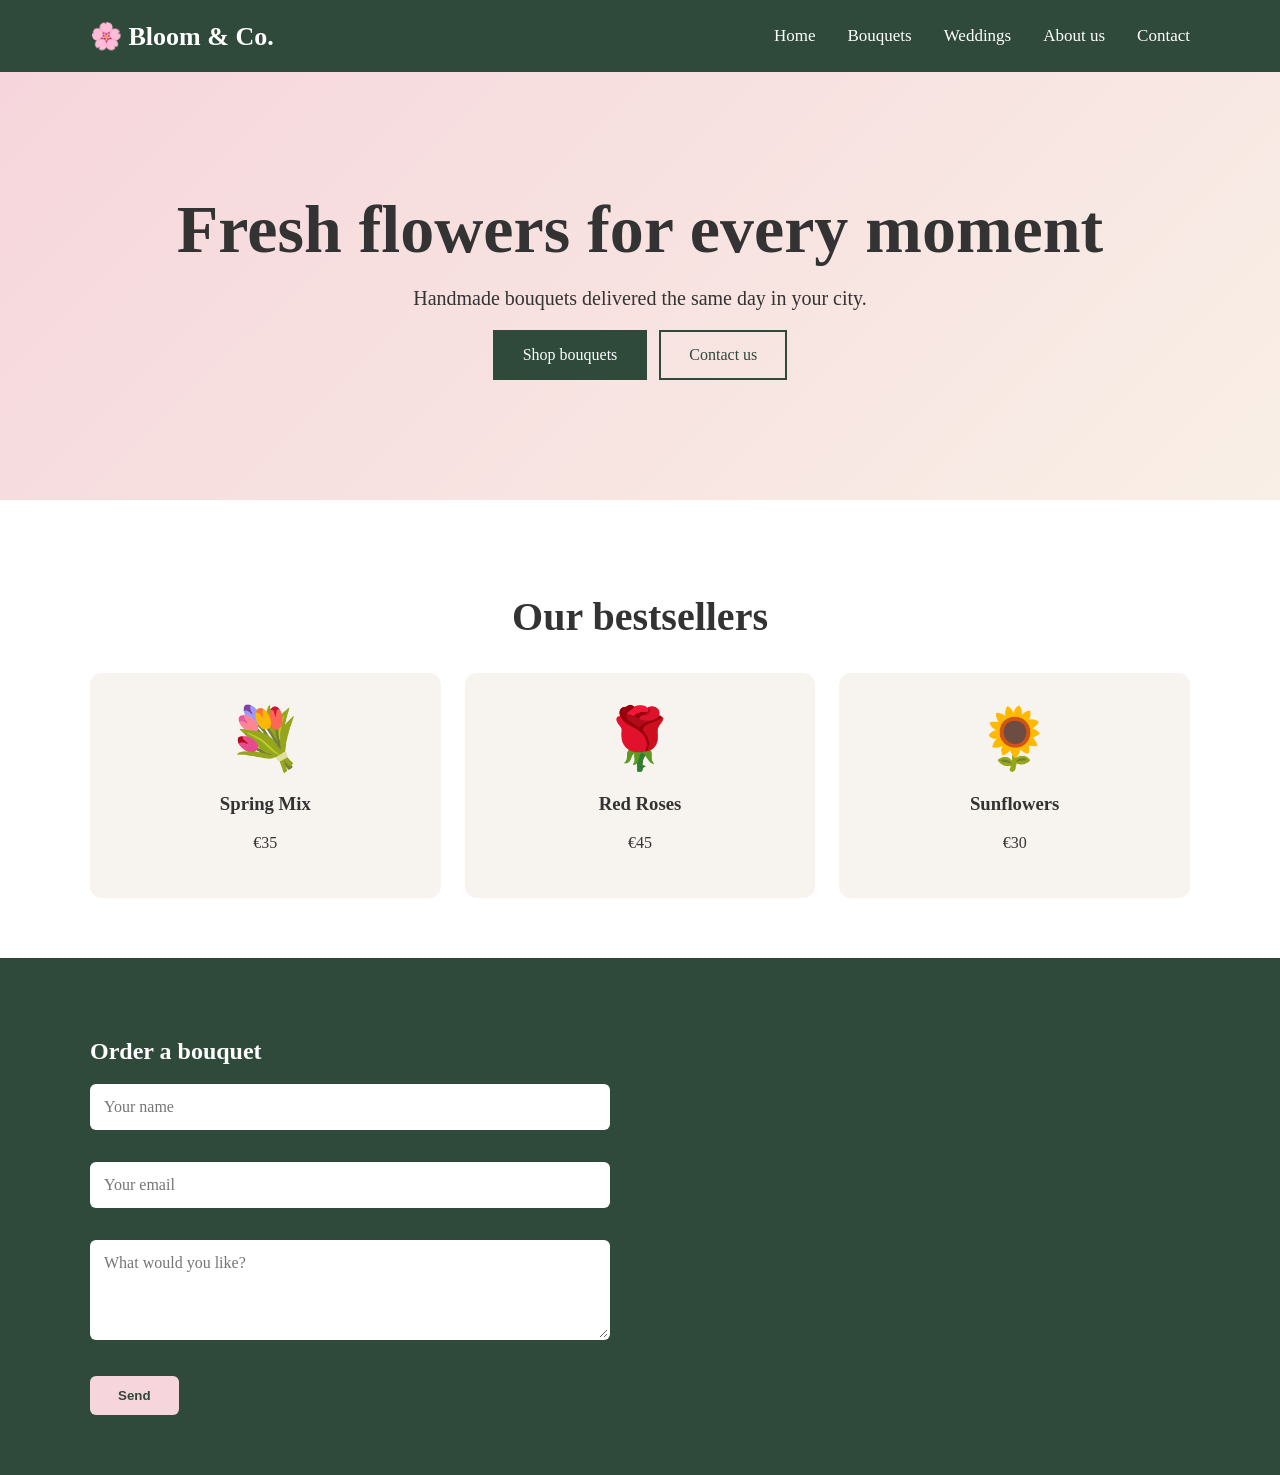
<file: fix-demo/after.html>
<!DOCTYPE html>
<html lang="en">
<head>
  <meta charset="UTF-8">
  <!-- FIX 1: viewport meta tag so the page adapts to the phone width -->
  <meta name="viewport" content="width=device-width, initial-scale=1.0">
  <title>Bloom &amp; Co. Florist (after)</title>
  <style>
    * { box-sizing: border-box; }
    body { margin: 0; font-family: Georgia, serif; color: #333; background: #fff; }

    /* FIX 2: flexible width with a maximum, never wider than the screen */
    .container { width: min(1100px, 92%); margin: 0 auto; }

    /* FIX 3: flexbox header with a mobile menu */
    header { background: #2f4a3a; color: #fff; }
    .header-inner { display: flex; align-items: center; justify-content: space-between; height: 72px; }
    .logo { font-size: 26px; font-weight: bold; }
    nav { display: flex; gap: 32px; }
    nav a { color: #fff; text-decoration: none; font-size: 17px; }
    .menu-btn { display: none; background: none; border: 0; color: #fff; font-size: 28px; cursor: pointer; }

    .hero { background: linear-gradient(135deg, #f6d6dc, #f9efe6); padding: clamp(60px, 12vw, 120px) 0; text-align: center; }
    /* FIX 4: font size scales between a minimum and a maximum */
    .hero h1 { font-size: clamp(34px, 7vw, 68px); line-height: 1.1; margin: 0 0 20px; }
    .hero p { font-size: clamp(17px, 2.5vw, 20px); }

    /* FIX 5: both buttons share the same padding, border and alignment */
    .buttons { display: flex; gap: 12px; justify-content: center; flex-wrap: wrap; }
    .btn { display: inline-block; padding: 14px 28px; border: 2px solid #2f4a3a; text-decoration: none; font-size: 16px; }
    .btn-primary { background: #2f4a3a; color: #fff; }
    .btn-outline { background: transparent; color: #2f4a3a; }

    .products { padding: 60px 0; }
    .products h2 { text-align: center; font-size: clamp(28px, 5vw, 40px); }
    /* FIX 6: CSS grid that goes from 3 columns to 1 automatically */
    .grid { display: grid; grid-template-columns: repeat(auto-fit, minmax(240px, 1fr)); gap: 24px; }
    .card { background: #f7f3ee; padding: 30px; text-align: center; border-radius: 12px; }
    .card .emoji { font-size: 60px; }

    .contact { background: #2f4a3a; color: #fff; padding: 60px 0; }
    form { max-width: 520px; }
    .contact input, .contact textarea { width: 100%; padding: 12px; margin-bottom: 6px; border: 2px solid transparent; border-radius: 6px; font: inherit; }
    .contact input.invalid, .contact textarea.invalid { border-color: #ff8a80; }
    .error { color: #ffcdd2; font-size: 14px; min-height: 18px; margin-bottom: 8px; }
    .contact button { padding: 12px 28px; border: 0; border-radius: 6px; background: #f6d6dc; color: #2f4a3a; font-weight: bold; cursor: pointer; }
    .msg { display: none; background: #dff3e4; color: #1d5e33; padding: 12px; border-radius: 6px; margin-top: 12px; max-width: 520px; }

    /* Mobile layout */
    @media (max-width: 760px) {
      .menu-btn { display: block; }
      nav {
        display: none; position: absolute; top: 72px; left: 0; right: 0;
        flex-direction: column; gap: 0; background: #2f4a3a;
      }
      nav a { padding: 16px 4%; border-top: 1px solid rgba(255,255,255,.15); }
      nav.open { display: flex; }
    }
  </style>
</head>
<body>

  <header>
    <div class="container header-inner">
      <div class="logo">🌸 Bloom &amp; Co.</div>
      <button class="menu-btn" aria-label="Open menu">☰</button>
      <nav>
        <a href="#">Home</a>
        <a href="#products">Bouquets</a>
        <a href="#">Weddings</a>
        <a href="#">About us</a>
        <a href="#contact">Contact</a>
      </nav>
    </div>
  </header>

  <section class="hero">
    <div class="container">
      <h1>Fresh flowers for every moment</h1>
      <p>Handmade bouquets delivered the same day in your city.</p>
      <div class="buttons">
        <a href="#products" class="btn btn-primary">Shop bouquets</a>
        <a href="#contact" class="btn btn-outline">Contact us</a>
      </div>
    </div>
  </section>

  <section class="products" id="products">
    <div class="container">
      <h2>Our bestsellers</h2>
      <div class="grid">
        <div class="card"><div class="emoji">💐</div><h3>Spring Mix</h3><p>€35</p></div>
        <div class="card"><div class="emoji">🌹</div><h3>Red Roses</h3><p>€45</p></div>
        <div class="card"><div class="emoji">🌻</div><h3>Sunflowers</h3><p>€30</p></div>
      </div>
    </div>
  </section>

  <section class="contact" id="contact">
    <div class="container">
      <h2>Order a bouquet</h2>
      <form id="order-form" novalidate>
        <input type="text" id="name" placeholder="Your name">
        <div class="error" id="name-error"></div>
        <input type="email" id="email" placeholder="Your email">
        <div class="error" id="email-error"></div>
        <textarea id="message" rows="4" placeholder="What would you like?"></textarea>
        <div class="error" id="message-error"></div>
        <button type="submit">Send</button>
      </form>
      <div class="msg" id="msg">Thanks! We'll contact you soon. (Demo only, nothing was sent.)</div>
    </div>
  </section>

  <script>
    // FIX 3: the mobile menu opens and closes
    const menuBtn = document.querySelector('.menu-btn');
    const nav = document.querySelector('nav');
    menuBtn.addEventListener('click', () => nav.classList.toggle('open'));
    nav.querySelectorAll('a').forEach(a => a.addEventListener('click', () => nav.classList.remove('open')));

    // FIX 7: correct id, plus simple validation with clear error messages
    const form = document.getElementById('order-form');

    function check(id, isValid, text) {
      const field = document.getElementById(id);
      const error = document.getElementById(id + '-error');
      field.classList.toggle('invalid', !isValid);
      error.textContent = isValid ? '' : text;
      return isValid;
    }

    form.addEventListener('submit', (e) => {
      e.preventDefault();
      const name = document.getElementById('name').value.trim();
      const email = document.getElementById('email').value.trim();
      const message = document.getElementById('message').value.trim();

      const ok = [
        check('name', name.length >= 2, 'Please enter your name.'),
        check('email', /^[^\s@]+@[^\s@]+\.[^\s@]+$/.test(email), 'Please enter a valid email.'),
        check('message', message.length >= 5, 'Tell us a bit about your order.')
      ].every(Boolean);

      if (ok) {
        document.getElementById('msg').style.display = 'block';
        form.reset();
      }
    });
  </script>
</body>
</html>
</file>
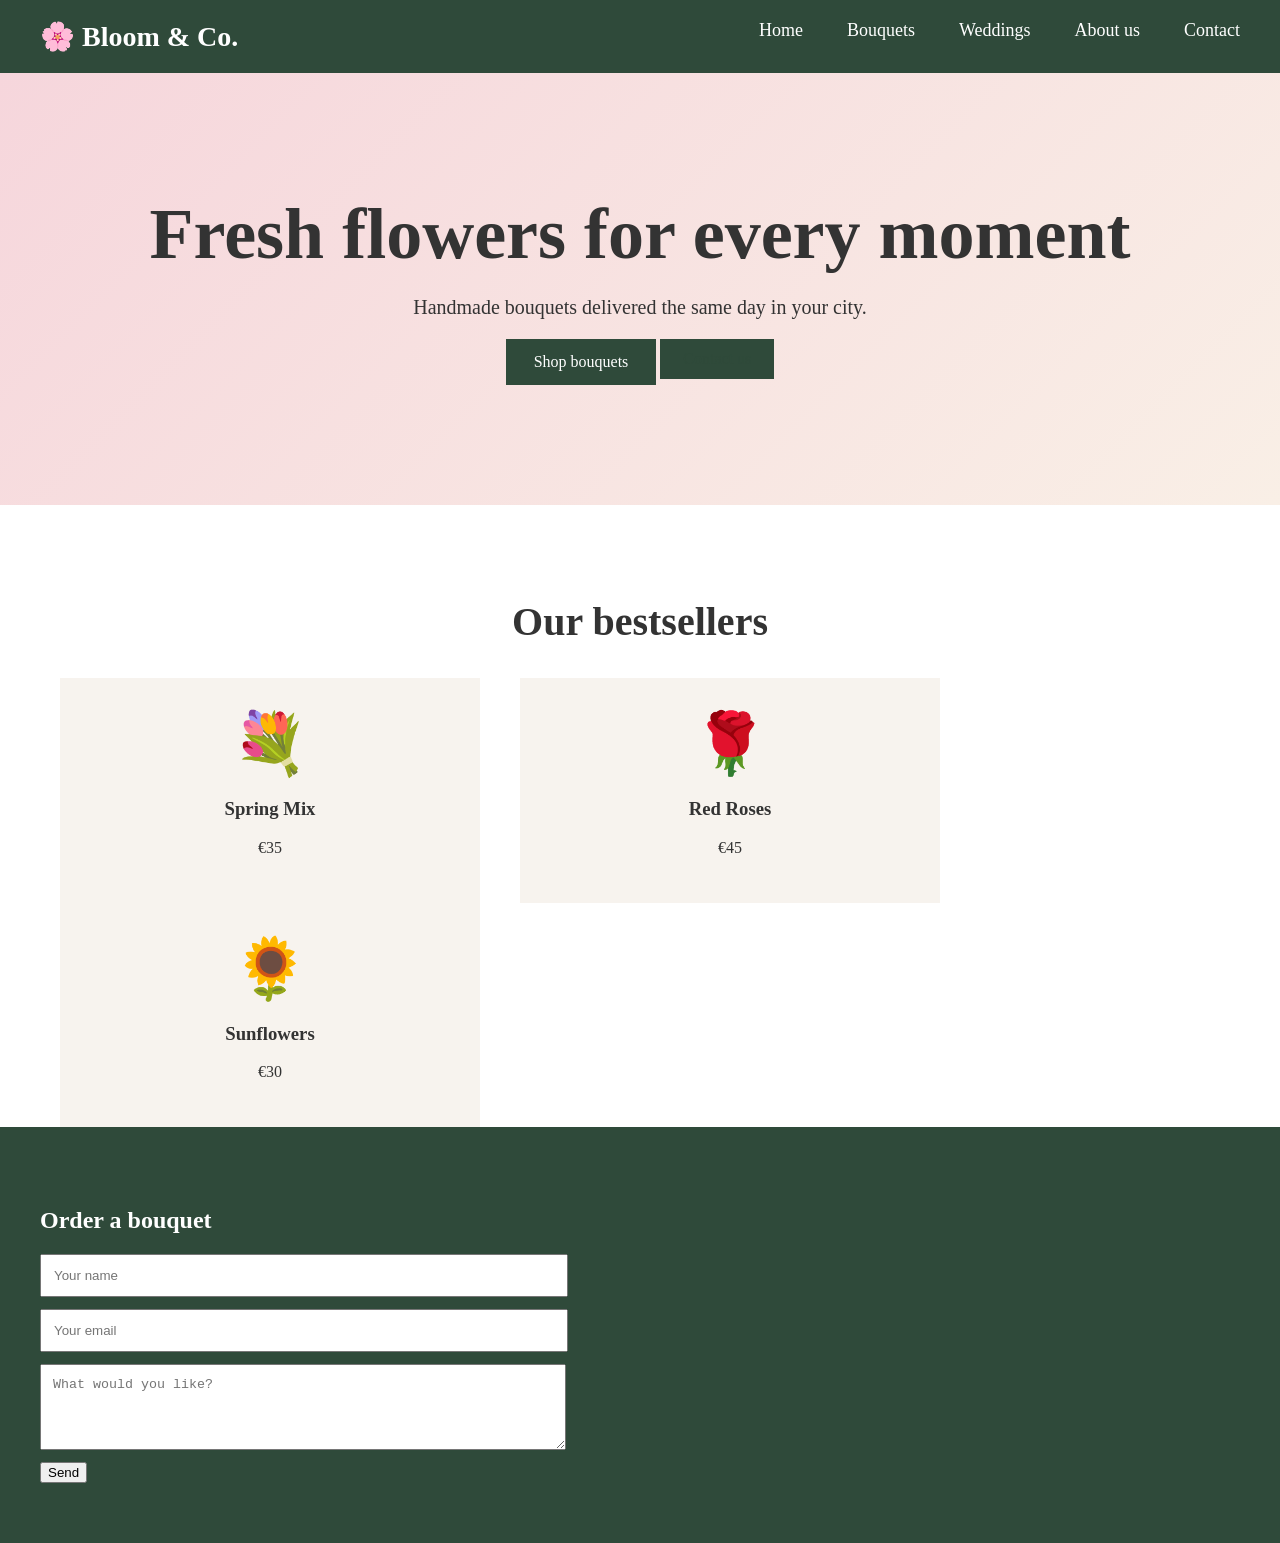
<file: fix-demo/before.html>
<!DOCTYPE html>
<html lang="en">
<head>
  <meta charset="UTF-8">
  <!-- BUG 1: no viewport meta tag, so phones render the page as a zoomed-out desktop page -->
  <title>Bloom &amp; Co. Florist (before)</title>
  <style>
    body { margin: 0; font-family: Georgia, serif; color: #333; background: #fff; }

    /* BUG 2: fixed width, the page is always 1200px wide and scrolls sideways on mobile */
    .container { width: 1200px; margin: 0 auto; }

    header { background: #2f4a3a; color: #fff; padding: 20px 0; }
    .logo { float: left; font-size: 28px; font-weight: bold; }
    /* BUG 3: links never wrap, they overflow the screen on small devices */
    nav { float: right; white-space: nowrap; }
    nav a { color: #fff; text-decoration: none; margin-left: 40px; font-size: 18px; }
    header:after { content: ""; display: block; clear: both; }

    .hero { background: linear-gradient(135deg, #f6d6dc, #f9efe6); padding: 120px 0; text-align: center; }
    /* BUG 4: huge fixed font size that breaks into ugly lines on mobile */
    .hero h1 { font-size: 72px; margin: 0 0 20px; }
    .hero p { font-size: 20px; }

    /* BUG 5: buttons with different heights and misaligned baselines */
    .btn { background: #2f4a3a; color: #fff; padding: 14px 28px; text-decoration: none; display: inline-block; }
    .btn-outline { border: 3px solid #2f4a3a; color: #2f4a3a; padding: 8px 20px; vertical-align: top; }

    .products { padding: 60px 0; }
    .products h2 { text-align: center; font-size: 40px; }
    /* BUG 6: floated cards with fixed widths, they overflow and the section collapses */
    .card { float: left; width: 360px; margin: 0 20px; background: #f7f3ee; padding: 30px; text-align: center; }
    .card .emoji { font-size: 60px; }

    .contact { background: #2f4a3a; color: #fff; padding: 60px 0; clear: both; }
    .contact input, .contact textarea { width: 500px; padding: 12px; margin-bottom: 12px; display: block; }
    .msg { display: none; background: #dff3e4; color: #1d5e33; padding: 12px; width: 500px; }
  </style>
</head>
<body>

  <header>
    <div class="container">
      <div class="logo">🌸 Bloom &amp; Co.</div>
      <nav>
        <a href="#">Home</a>
        <a href="#products">Bouquets</a>
        <a href="#">Weddings</a>
        <a href="#">About us</a>
        <a href="#contact">Contact</a>
      </nav>
    </div>
  </header>

  <section class="hero">
    <div class="container">
      <h1>Fresh flowers for every moment</h1>
      <p>Handmade bouquets delivered the same day in your city.</p>
      <a href="#products" class="btn">Shop bouquets</a>
      <a href="#contact" class="btn btn-outline">Contact us</a>
    </div>
  </section>

  <section class="products" id="products">
    <div class="container">
      <h2>Our bestsellers</h2>
      <div class="card"><div class="emoji">💐</div><h3>Spring Mix</h3><p>€35</p></div>
      <div class="card"><div class="emoji">🌹</div><h3>Red Roses</h3><p>€45</p></div>
      <div class="card"><div class="emoji">🌻</div><h3>Sunflowers</h3><p>€30</p></div>
    </div>
  </section>

  <section class="contact" id="contact">
    <div class="container">
      <h2>Order a bouquet</h2>
      <form id="order-form">
        <input type="text" id="name" placeholder="Your name">
        <input type="text" id="email" placeholder="Your email">
        <textarea id="message" rows="4" placeholder="What would you like?"></textarea>
        <button type="submit">Send</button>
      </form>
      <div class="msg" id="msg">Thanks! We'll contact you soon.</div>
    </div>
  </section>

  <script>
    // BUG 7: wrong id ("orderForm" instead of "order-form"), so this throws an error,
    // the form reloads the page and the user never sees a confirmation message
    document.getElementById('orderForm').addEventListener('submit', function (e) {
      e.preventDefault();
      document.getElementById('msg').style.display = 'block';
    });
  </script>
</body>
</html>
</file>
<file: style.css>
/* ===== Base ===== */
:root {
  --blue: #2547f4;
  --blue-dark: #1a35c4;
  --blue-soft: #eef1fe;
  --text: #111111;
  --muted: #5f5f66;
  --border: #e7e7e4;
  --bg-alt: #f5f5f4;
  --radius: 14px;
}

* { box-sizing: border-box; margin: 0; padding: 0; }

html { scroll-behavior: smooth; }

body {
  font-family: "Inter", system-ui, -apple-system, "Segoe UI", Roboto, Arial, sans-serif;
  color: var(--text);
  background: #fff;
  line-height: 1.6;
  -webkit-font-smoothing: antialiased;
}

img { max-width: 100%; display: block; }
a { color: inherit; }

.container { width: min(1100px, 92%); margin: 0 auto; }

/* ===== Buttons & tags ===== */
.btn {
  display: inline-block;
  background: var(--blue);
  color: #fff;
  text-decoration: none;
  font-weight: 600;
  padding: 12px 24px;
  border-radius: 10px;
  border: 1px solid var(--blue);
  transition: background .2s, transform .2s;
}
.btn:hover { background: var(--blue-dark); transform: translateY(-1px); }
.btn-outline { background: #fff; color: var(--text); border-color: #cfcfcb; }
.btn-outline:hover { background: var(--bg-alt); }
.btn-outline-light { background: transparent; color: #fff; border-color: rgba(255,255,255,.4); }
.btn-outline-light:hover { background: rgba(255,255,255,.08); }
.btn-small { padding: 8px 16px; }

.eyebrow {
  display: inline-block;
  color: var(--blue);
  font-size: .78rem;
  font-weight: 700;
  letter-spacing: .14em;
  text-transform: uppercase;
  margin-bottom: 14px;
}

.tag {
  display: inline-block;
  background: var(--blue-soft);
  color: var(--blue);
  font-size: .78rem;
  font-weight: 600;
  padding: 4px 12px;
  border-radius: 999px;
  margin-bottom: 14px;
}

/* ===== Navbar ===== */
.nav {
  position: sticky; top: 0; z-index: 10;
  background: rgba(255,255,255,.9);
  backdrop-filter: blur(8px);
  border-bottom: 1px solid var(--border);
}
.nav-inner { display: flex; align-items: center; justify-content: space-between; height: 66px; }
.logo { font-weight: 800; font-size: 1.35rem; text-decoration: none; letter-spacing: -.02em; }
.logo span { color: var(--blue); }
.menu { display: flex; align-items: center; gap: 30px; }
.menu a { color: var(--muted); text-decoration: none; font-weight: 500; }
.menu a:hover { color: var(--text); }
.menu a.btn { color: #fff; }
.menu-btn { display: none; background: none; border: 0; font-size: 1.6rem; cursor: pointer; }

/* ===== Hero ===== */
.hero { padding: 100px 0 90px; }
.hero-inner { display: grid; grid-template-columns: 1.4fr 1fr; gap: 60px; align-items: center; }
.hero h1 {
  font-size: clamp(2.5rem, 6vw, 4rem);
  line-height: 1.05;
  letter-spacing: -.035em;
  font-weight: 800;
  margin-bottom: 22px;
}
.accent { color: var(--blue); }
.hero p { font-size: 1.15rem; color: var(--muted); margin-bottom: 32px; max-width: 540px; }
.hero-buttons { display: flex; gap: 12px; flex-wrap: wrap; }

.hero-card {
  background: var(--bg-alt);
  border-radius: 18px;
  padding: 30px;
  display: grid; gap: 22px;
}
.stat strong { display: block; font-size: 1.6rem; color: var(--blue); letter-spacing: -.02em; }
.stat span { color: var(--muted); font-size: .95rem; }

/* ===== Sections ===== */
.section { padding: 90px 0; }
.section-alt { background: var(--bg-alt); }
.section-title { font-size: clamp(1.8rem, 4vw, 2.4rem); letter-spacing: -.03em; margin-bottom: 44px; }

.grid-3 { display: grid; grid-template-columns: repeat(3, 1fr); gap: 22px; }
.card {
  background: #fff;
  border: 1px solid var(--border);
  border-radius: var(--radius);
  padding: 30px;
  transition: border-color .2s, transform .2s;
}
.card:hover { border-color: var(--blue); transform: translateY(-2px); }
.card .icon {
  width: 46px; height: 46px; border-radius: 12px;
  background: var(--blue-soft);
  display: flex; align-items: center; justify-content: center;
  font-size: 1.4rem; margin-bottom: 18px;
}
.card h3 { margin-bottom: 10px; font-size: 1.1rem; letter-spacing: -.01em; }
.card p { color: var(--muted); }

/* ===== Projects ===== */
.project {
  display: grid; grid-template-columns: 1fr 1fr; gap: 44px; align-items: center;
  background: #fff;
  border: 1px solid var(--border);
  border-radius: 18px;
  padding: 28px;
  margin-bottom: 26px;
}
.project img { border-radius: 12px; border: 1px solid var(--border); }
.project.reverse img { order: 2; }
.project h3 { font-size: 1.35rem; letter-spacing: -.02em; line-height: 1.3; margin-bottom: 12px; }
.project p { color: var(--muted); margin-bottom: 14px; }
.checks { list-style: none; margin-bottom: 18px; }
.checks li { padding: 2px 0; }
.checks li::before { content: "✓ "; color: var(--blue); font-weight: 700; }
.link { color: var(--blue); font-weight: 600; text-decoration: none; }
.link:hover { text-decoration: underline; }
.more { text-align: center; color: var(--muted); margin-top: 10px; }
.more a { color: var(--blue); font-weight: 600; }

/* ===== Skills ===== */
.skills { display: grid; grid-template-columns: repeat(3, 1fr); gap: 34px; }
.skills h3 { margin-bottom: 14px; font-size: 1rem; }
.pills { list-style: none; display: flex; flex-wrap: wrap; gap: 8px; }
.pills li { border: 1px solid var(--border); padding: 6px 14px; border-radius: 999px; font-weight: 500; font-size: .9rem; }

/* ===== Contact & footer ===== */
.contact { background: #0f0f12; color: #fff; text-align: center; }
.contact-inner { display: flex; flex-direction: column; align-items: center; gap: 18px; }
.contact h2 { font-size: clamp(1.8rem, 4vw, 2.4rem); letter-spacing: -.03em; }
.contact p { color: #b8b8c0; max-width: 520px; }
.footer { background: #0f0f12; border-top: 1px solid #222; color: #8a8a93; text-align: center; padding: 22px 0; font-size: .9rem; }

/* ===== Responsive ===== */
@media (max-width: 860px) {
  .hero { padding: 60px 0; }
  .hero-inner, .grid-3, .project, .skills { grid-template-columns: 1fr; }
  .project.reverse img { order: 0; }
  .menu-btn { display: block; }
  .menu {
    display: none;
    position: absolute; top: 66px; left: 0; right: 0;
    flex-direction: column; gap: 18px;
    background: #fff; border-bottom: 1px solid var(--border); padding: 24px 0;
  }
  .menu.open { display: flex; }
}
</file>
